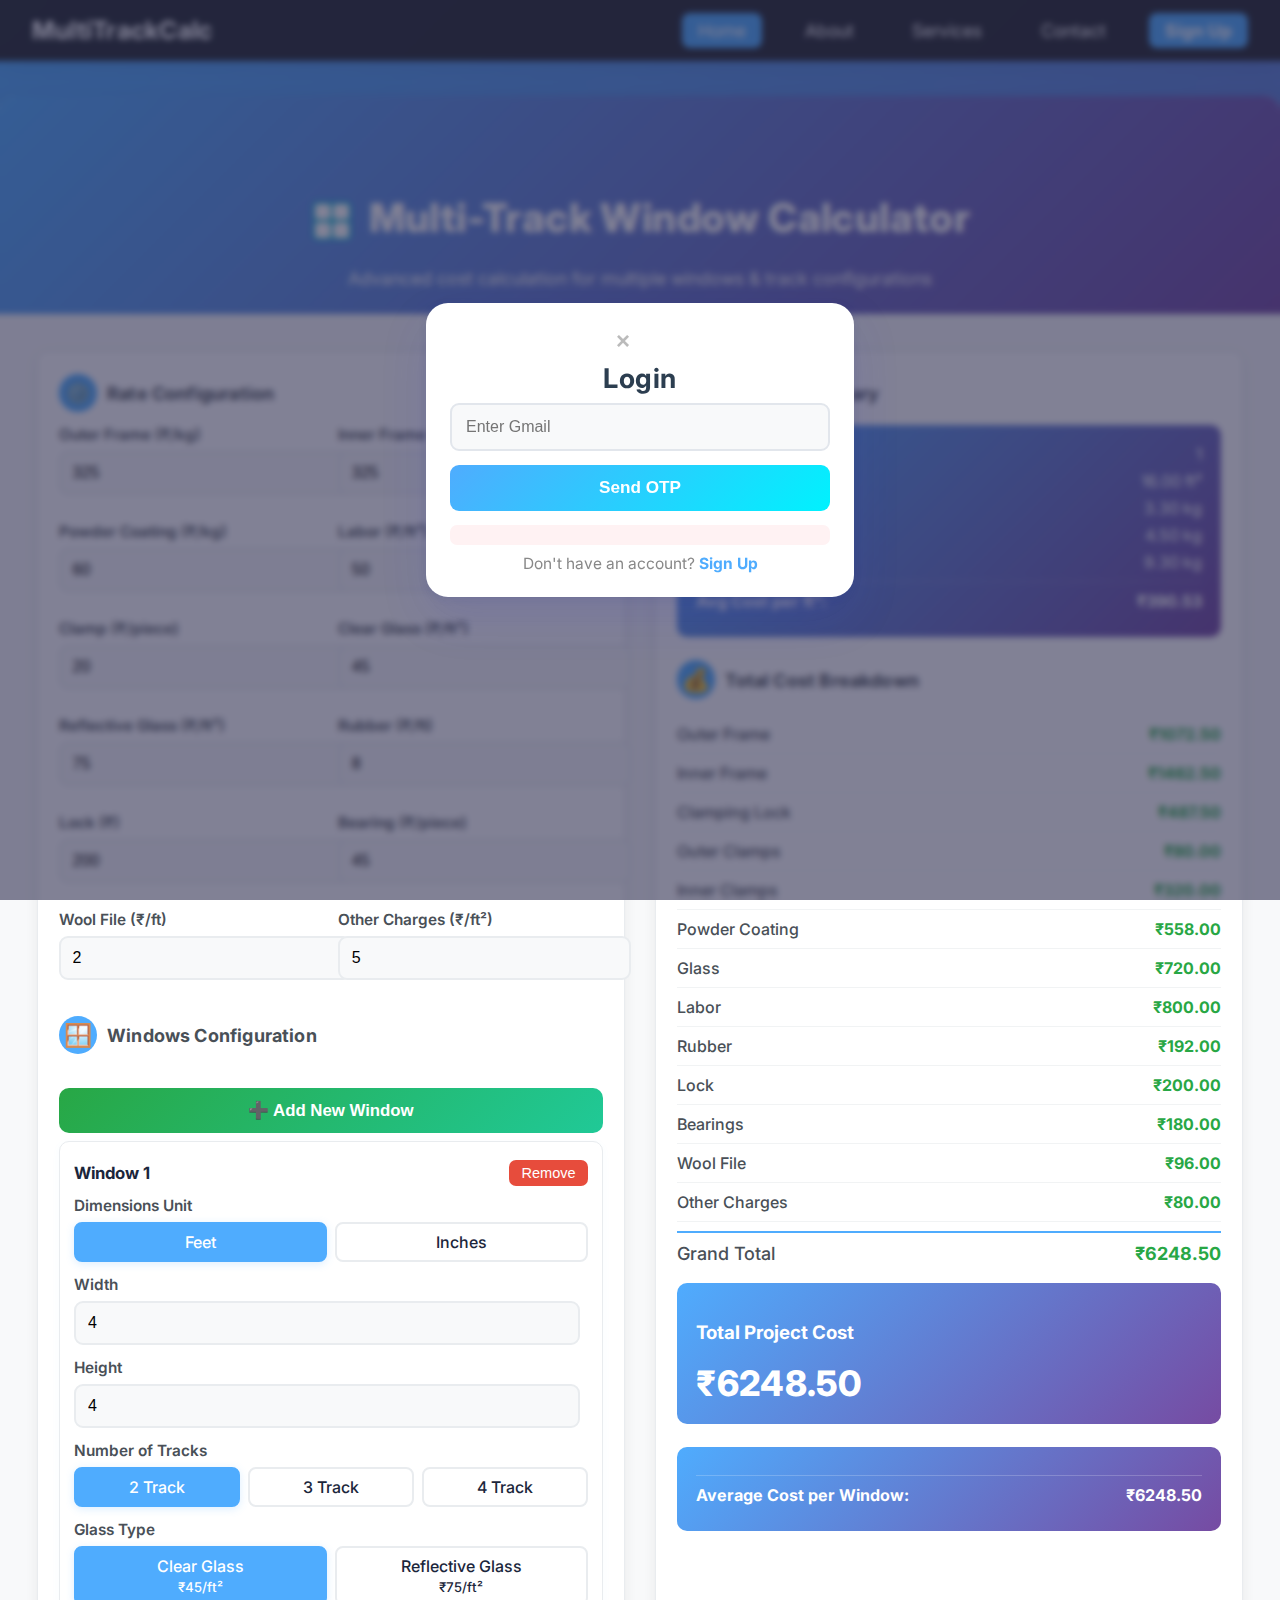
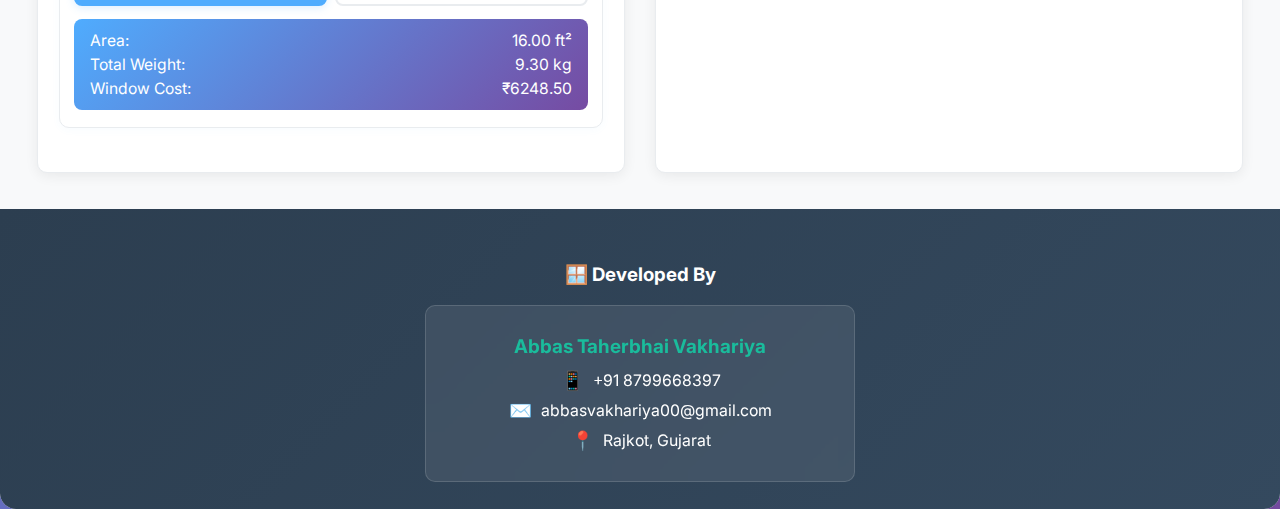
<file: index.html>
<!DOCTYPE html>
<html lang="en">
<head>
  <meta charset="UTF-8" />
  <meta name="viewport" content="width=device-width, initial-scale=1.0"/>
  <title>Multi-Track Window Cost Calculator</title>
  <link href="https://fonts.googleapis.com/css2?family=Inter:wght@400;600;700&display=swap" rel="stylesheet"/>
  <style>
    :root {
      --primary: #4facfe;
      --primary-dark: #0074e4;
      --secondary: #764ba2;
      --green: #28a745;
      --red: #e74c3c;
      --white: #fff;
      --grey: #f8f9fa;
      --border: #e9ecef;
      --shadow: 0 4px 24px #0001;
      --radius: 16px;
      --radius-s: 10px;
      --font-main: 'Inter', 'Segoe UI', Tahoma, Geneva, Verdana, sans-serif;
    }

    html, body {
      margin: 0; padding: 0; min-height: 100vh;
      font-family: var(--font-main);
      background: linear-gradient(135deg, var(--primary) 0%, var(--secondary) 100%);
      color: #1b263b;
    }

    .navbar {
      background: #222e;
      color: var(--white);
      display: flex;
      align-items: center;
      justify-content: space-between;
      padding: 0.8rem 2rem;
      position: sticky; top: 0; z-index: 100;
      box-shadow: var(--shadow);
      font-size: 1.1rem;
    }
    .navbar .brand {
      font-weight: 700;
      font-size: 1.55rem;
      letter-spacing: 0.01em;
      color: var(--white);
      text-decoration: none;
      transition: color 0.2s;
    }
    .navbar .brand:hover { color: var(--primary); }
    .navbar .nav {
      display: flex; gap: 1.7rem;
    }
    .navbar .nav a {
      color: var(--white);
      text-decoration: none;
      border-radius: 8px;
      padding: 0.4em 0.9em;
      transition: background 0.18s;
    }
    .navbar .nav a:hover, .navbar .nav a.active {
      background: var(--primary);
      color: var(--white);
    }
    .navbar .toggle {
      display: none;
      font-size: 2rem;
      cursor: pointer;
      margin-left: 1rem;
    }
    @media (max-width: 800px) {
      .navbar { padding: 0.7rem 1rem; }
      .navbar .nav { display: none; flex-direction: column; gap: 0; position: absolute; left: 0; right: 0; top: 60px; background: #222e; }
      .navbar .nav.open { display: flex; }
      .navbar .toggle { display: block; }
    }

    .container {
      max-width: 1380px; margin: 2.2rem auto 0 auto; background: var(--white);
      border-radius: var(--radius); box-shadow: var(--shadow);
      padding: 0; overflow: hidden;
    }

    .header {
      background: linear-gradient(135deg, var(--primary) 0%, var(--secondary) 100%);
      color: var(--white); text-align: center; padding: 2.3rem 1rem 1.6rem 1rem;
      position: relative;
    }
    .header .user-bar {
      position: absolute; top: 20px; right: 32px;
      background: rgba(255,255,255,0.37); color: #222;
      border-radius: 38px; box-shadow: var(--shadow);
      display: flex; align-items: center; gap: 14px; padding: 8px 18px 8px 11px;
      min-width: 160px;
    }
    .header .user-avatar {
      width: 36px; height: 36px; border-radius: 50%;
      background: var(--primary); color: var(--white);
      display: flex; align-items: center; justify-content: center;
      font-weight: 700; font-size: 1.12rem; box-shadow: 0 2px 10px #0002;
    }
    .header .user-details {
      display: flex; flex-direction: column; align-items: flex-start;
    }
    .header .user-name { font-weight: 600; font-size: 1rem; }
    .header .user-email { font-size: 0.93rem; opacity: 0.76; }
    .header .logout-btn {
      background: linear-gradient(135deg, var(--red) 0%, #ff5a5f 100%);
      color: var(--white); border: none; border-radius: 12px;
      font-size: 0.99rem; font-weight: 600; padding: 8px 18px;
      margin-left: 8px; cursor: pointer; transition: background 0.16s;
    }
    .header .logout-btn:hover {
      background: linear-gradient(135deg, #ff5a5f 0%, var(--red) 100%);
    }

    .header .logo-row {
      display: flex; gap: 15px; align-items: center; justify-content: center; margin-top: 60px;
    }
    .header h1 {
      font-size: 2.5rem; font-weight: 800; letter-spacing: 0.01em; margin: 0 0 8px 0;
    }
    .header p {
      font-size: 1.12rem; opacity: 0.92; margin-bottom: 0;
    }

    .main-content {
      display: grid; grid-template-columns: 1fr 1fr;
      gap: 1.9rem; padding: 2.3rem;
      background: var(--grey);
    }
    @media (max-width: 1100px) {
      .main-content { grid-template-columns: 1fr; }
    }
    @media (max-width: 600px) {
      .main-content { padding: 0.75rem; }
      .header .logo-row { flex-direction: column; margin-top: 30px; }
      .header h1 { font-size: 1.3rem; }
      .header { padding: 1.2rem 0.4rem 1rem 0.4rem; }
    }

    .input-section, .results-section {
      background: var(--white); border-radius: var(--radius-s);
      border: 1.5px solid var(--border); padding: 1.35rem 1.3rem 1.6rem 1.3rem;
      box-shadow: 0 3px 13px #0001;
      min-width: 0;
    }
    .section-title {
      font-weight: 700; color: #495057; font-size: 1.13rem;
      margin-bottom: 13px; display: flex; align-items: center; gap: 10px;
      letter-spacing: 0.01em;
    }
    .section-title .icon {
      font-size: 1.25em; display: inline-flex; align-items: center;
      justify-content: center; width: 1.7em; height: 1.7em;
      background: var(--primary); color: var(--white);
      border-radius: 50%;
    }

    .rates-grid {
      display: grid; grid-template-columns: 1fr 1fr;
      gap: 14px;
    }
    @media (max-width:600px) { .rates-grid { grid-template-columns: 1fr; } }

    .input-group { margin-bottom: 13px; }
    .input-group label {
      font-weight: 600; color: #495057; margin-bottom: 7px;
      font-size: 0.96rem; display: block;
    }
    .input-group input {
      width: 100%; padding: 11px 12px;
      border: 2px solid var(--border); border-radius: 9px;
      font-size: 1rem; background: var(--grey);
      transition: border-color 0.24s, box-shadow 0.24s;
    }
    .input-group input:focus {
      border-color: var(--primary); box-shadow: 0 0 0 2.5px #4facfe22;
      background: var(--white);
    }
    .dimension-input {
      display: flex; gap: 8px; align-items: center;
    }
    .conversion-info {
      font-size: 0.83rem; color: #6c757d; margin-top: 4px;
    }
    .unit-toggle, .track-selector, .glass-toggle {
      display: flex; gap: 8px; margin-top: 6px;
    }
    .unit-option, .track-option, .glass-option {
      flex: 1; padding: 8px 0; border-radius: 8px;
      border: 2px solid var(--border); background: var(--white);
      text-align: center; font-weight: 500; cursor: pointer;
      transition: background 0.19s, border-color 0.16s, color 0.16s;
    }
    .unit-option.active, .track-option.active, .glass-option.active {
      background: var(--primary); color: var(--white); border-color: var(--primary);
      box-shadow: 0 2px 8px #4facfe33;
    }
    .add-window-btn {
      padding: 12px; background: linear-gradient(135deg, var(--green) 0%, #20c997 100%);
      color: var(--white); border: none; border-radius: 10px;
      font-size: 1.05rem; font-weight: 700; cursor: pointer;
      width: 100%; transition: box-shadow 0.18s, transform 0.16s;
      margin: 1.3rem 0 0.5rem 0;
    }
    .add-window-btn:hover {
      transform: translateY(-2px) scale(1.03);
      box-shadow: 0 4px 17px #20c99733;
    }
    .window-item {
      background: var(--white); border: 1.7px solid var(--border);
      border-radius: var(--radius-s); margin-bottom: 1.1rem; padding: 1.1rem 0.9rem;
      box-shadow: 0 2px 8px #4facfe0a;
      animation: fadeIn 0.4s;
    }
    @keyframes fadeIn { from { opacity: 0; transform: translateY(30px);} to { opacity: 1; transform: none; }}
    .window-header {
      display: flex; justify-content: space-between; align-items: center; margin-bottom: 10px;
    }
    .window-title { font-weight: 700; font-size: 1.05rem; }
    .remove-window {
      background: var(--red); color: var(--white); border: none;
      border-radius: 7px; font-size: 0.91rem; padding: 5px 12px; cursor: pointer;
      transition: background 0.18s, transform 0.14s;
    }
    .remove-window:hover { background: #d22; transform: scale(1.06);}
    .weight-summary {
      background: linear-gradient(135deg, var(--primary) 0%, var(--secondary) 100%);
      color: var(--white); padding: 12px 16px; border-radius: 8px; margin-top: 0.6rem;
    }
    .weight-summary .summary-item {
      display: flex; justify-content: space-between; font-size: 0.98rem; margin-bottom: 5px;
    }
    .weight-summary .summary-item:last-child { margin-bottom: 0; }

    .results-section .analytics-summary, .results-section .total-cost {
      background: linear-gradient(135deg, var(--primary) 0%, var(--secondary) 100%);
      color: var(--white); border-radius: 10px; margin-bottom: 23px; padding: 1.2rem;
    }
    .results-section .summary-item {
      display: flex; justify-content: space-between; margin-bottom: 7px;
      font-size: 1.01rem;
    }
    .results-section .summary-item:last-child {
      border-top: 1px solid rgba(255,255,255,0.2); padding-top: 9px; margin-top: 9px;
      font-weight: bold;
    }
    .cost-breakdown {
      margin-top: 16px; margin-bottom: 10px;
    }
    .cost-item {
      display: flex; justify-content: space-between; align-items: center;
      padding: 9px 0; border-bottom: 1px solid #f1f3f4;
    }
    .cost-item:last-child {
      border-bottom: none; border-top: 2px solid var(--primary);
      margin-top: 9px; font-weight: bold; font-size: 1.13rem; color: var(--primary);
    }
    .cost-label { font-weight: 500; color: #495057; }
    .cost-value { font-weight: 700; color: var(--green);}
    .total-cost .amount {
      font-size: 2.2rem; font-weight: 800; margin: 0.5rem 0 0 0;
      letter-spacing: 0.01em;
    }

    .developer-footer {
      background: linear-gradient(135deg, #2c3e50 0%, #34495e 100%);
      color: var(--white); padding: 2.2rem 1rem 1.7rem 1rem; text-align: center;
      margin-top: 0;
    }
    .developer-card {
      background: rgba(255,255,255,0.08); padding: 1.8rem; border-radius: var(--radius-s);
      border: 1px solid rgba(255,255,255,0.14); max-width: 370px; margin: 0 auto;
      backdrop-filter: blur(7px);
    }
    .developer-name { font-size: 1.18rem; font-weight: bold; margin-bottom: 11px; color: #1abc9c; }
    .contact-info { display: flex; flex-direction: column; gap: 7px; }
    .contact-item { display: flex; align-items: center; justify-content: center; gap: 8px; font-size: 0.99rem;}
    .contact-icon { font-size: 1.16rem; width: 25px; text-align: center;}
    @media (max-width:700px) {
      .header .user-bar { right: 2vw; min-width: 100px; }
      .main-content { padding: 0.4rem;}
    }
    /* Auth Modal */
    #authModal {
      position: fixed; z-index: 9999; top: 0; left: 0;
      width: 100vw; height: 100vh;
      background: rgba(34,34,68,0.57);
      display: none; align-items: center; justify-content: center;
      animation: fadeIn 0.4s;
      backdrop-filter: blur(3px);
    }
    #authModal.active { display: flex; }
    #authModal > div {
      background: #fff;
      border-radius: 22px;
      box-shadow: 0 20px 48px #3333cc22, 0 2px 8px #22337719;
      max-width: 380px; width: 93vw;
      padding: 36px 24px 24px 24px; position: relative;
      animation: slideUp 0.4s;
    }
    @keyframes slideUp { from { opacity: 0; transform: translateY(40px);} to { opacity: 1; transform: none;}}
    #authModal h2 {
      color: #2c3e50; font-size: 1.7rem; margin-bottom: 8px; text-align: center;
      font-weight: 700; letter-spacing: 0.5px;
    }
    #authModal input[type="email"], #authModal input[type="text"], #authModal input[type="password"] {
      width: 100%; padding: 13px 14px; font-size: 1rem; border-radius: 9px;
      border: 2px solid #e2e6ec; background: var(--grey); margin-bottom: 14px;
      transition: border-color 0.22s, box-shadow 0.22s;
      outline: none; box-sizing: border-box;
    }
    #authModal input:focus {
      border-color: var(--primary);
      box-shadow: 0 0 0 2px #4facfe22;
      background: var(--white);
    }
    #authModal button {
      width: 100%; padding: 13px 0;
      background: linear-gradient(135deg, var(--primary) 0%, #00f2fe 100%);
      color: #fff; font-weight: 700; font-size: 1.07rem;
      border: none; border-radius: 9px; margin-bottom: 7px; cursor: pointer;
      transition: box-shadow 0.18s, transform 0.16s;
    }
    #authModal button:disabled { background: #b1b5c2; cursor: not-allowed;}
    #authModal button:hover:not(:disabled) {
      box-shadow: 0 6px 18px #4facfe45;
      transform: translateY(-2px) scale(1.02);
    }
    #authModal .switch-link {
      text-align: center; margin-top: 9px; font-size: 0.97rem; color: #888;
    }
    #authModal .switch-link a {
      color: var(--primary); font-weight: bold; cursor: pointer; text-decoration: none; transition: color 0.15s;
    }
    #authModal .switch-link a:hover { color: var(--primary-dark); text-decoration: underline;}
    #authModal .msg { font-size: 1rem; min-height: 20px; text-align: center; margin: 7px 0; }
    #authModal .msg.error { color: #d22; background: #fff2f3; border-radius: 7px;}
    #authModal .msg.success { color: #1a9f55; background: #effff6; border-radius: 7px;}
    #authModal .close-modal-btn {
      position: absolute; top: 11px; right: 17px; background: transparent;
      border: none; font-size: 1.5rem; color: #bbb; cursor: pointer; transition: color 0.17s;
    }
    #authModal .close-modal-btn:hover { color: var(--primary);}
    @media (max-width: 500px) { #authModal > div { padding: 18px 4vw 16px 4vw;} #authModal h2 { font-size: 1.12rem;} }
  </style>
</head>
<body>
  <!-- Navbar -->
  <nav class="navbar">
    <a href="#" class="brand">MultiTrackCalc</a>
    <div class="nav" id="navbar-menu">
      <a href="#home" class="active">Home</a>
      <a href="#about">About</a>
      <a href="#services">Services</a>
      <a href="#contact">Contact</a>
      <a id="signupNavBtn" href="#" onclick="showAuth('signup')" style="background: var(--primary); color: var(--white); font-weight: 700;">Sign Up</a>
    </div>
    <span class="toggle" id="navbar-toggle">&#9776;</span>
  </nav>
  <!-- Auth Modal -->
  <div id="authModal">
    <div>
      <button class="close-modal-btn" onclick="closeAuthModal()" aria-label="Close">&times;</button>
      <div id="loginForm">
        <h2>Login</h2>
        <input type="email" id="loginEmail" placeholder="Enter Gmail" autocomplete="username" />
        <button onclick="sendOtp('login')">Send OTP</button>
        <div id="loginMsg" class="msg error"></div>
        <div class="switch-link">Don't have an account? <a href="#" onclick="showAuth('signup')">Sign Up</a></div>
      </div>
      <div id="signupForm" style="display:none">
        <h2>Sign Up</h2>
        <input type="email" id="signupEmail" placeholder="Enter Gmail" autocomplete="username" />
        <input type="text" id="signupName" placeholder="Your Name" autocomplete="name" />
        <button onclick="sendOtp('signup')">Send OTP</button>
        <div id="signupMsg" class="msg error"></div>
        <div class="switch-link">Already have an account? <a href="#" onclick="showAuth('login')">Login</a></div>
      </div>
      <div id="otpForm" style="display:none">
        <h2>Email Verification</h2>
        <div id="otpMessage" class="msg"></div>
        <input type="text" id="otpInput" maxlength="6" placeholder="Enter 6-digit OTP" autocomplete="one-time-code" />
        <button onclick="verifyOtp()">Verify</button>
        <div id="otpMsg" class="msg error"></div>
        <div class="switch-link"><a href="#" onclick="resendOtp()" class="resend-otp-link">Resend OTP</a></div>
        <div class="switch-link"><a href="#" onclick="showAuth('login')">← Back to Login</a></div>
      </div>
    </div>
  </div>

  <div class="container">
    <div class="header">
      <div class="user-bar" id="userInfo" style="display:none">
        <div class="user-avatar" id="userAvatar"></div>
        <div class="user-details">
          <span class="user-name" id="userDisplayName"></span>
          <span class="user-email" id="userLogin"></span>
        </div>
        <button class="logout-btn" onclick="logout()">Logout</button>
      </div>
      <div class="logo-row">
        <svg width="44" height="44" fill="none" viewBox="0 0 48 48">
          <rect width="20" height="20" x="4" y="4" fill="#fff" stroke="#0ac" stroke-width="2.5" rx="4"/>
          <rect width="20" height="20" x="24" y="4" fill="#fff" stroke="#0ac" stroke-width="2.5" rx="4"/>
          <rect width="20" height="20" x="4" y="24" fill="#fff" stroke="#0ac" stroke-width="2.5" rx="4"/>
          <rect width="20" height="20" x="24" y="24" fill="#fff" stroke="#0ac" stroke-width="2.5" rx="4"/>
        </svg>
        <h1>Multi-Track Window Calculator</h1>
      </div>
      <p>Advanced cost calculation for multiple windows & track configurations</p>
    </div>
    <div class="main-content">
      <div class="input-section">
        <div class="section-title">
          <span class="icon">⚙️</span>
          Rate Configuration
        </div>
        <div class="rates-grid">
          <div class="input-group">
            <label for="outerFrameRate">Outer Frame (₹/kg)</label>
            <input type="number" id="outerFrameRate" value="325" min="0" step="0.01">
          </div>
          <div class="input-group">
            <label for="innerFrameRate">Inner Frame (₹/kg)</label>
            <input type="number" id="innerFrameRate" value="325" min="0" step="0.01">
          </div>
          <div class="input-group">
            <label for="powderCoatingRate">Powder Coating (₹/kg)</label>
            <input type="number" id="powderCoatingRate" value="60" min="0" step="0.01">
          </div>
          <div class="input-group">
            <label for="laborRate">Labor (₹/ft²)</label>
            <input type="number" id="laborRate" value="50" min="0" step="0.01">
          </div>
          <div class="input-group">
            <label for="clampPrice">Clamp (₹/piece)</label>
            <input type="number" id="clampPrice" value="20" min="0" step="0.01">
          </div>
          <div class="input-group">
            <label for="clearGlassRate">Clear Glass (₹/ft²)</label>
            <input type="number" id="clearGlassRate" value="45" min="0" step="0.01">
          </div>
          <div class="input-group">
            <label for="reflectiveGlassRate">Reflective Glass (₹/ft²)</label>
            <input type="number" id="reflectiveGlassRate" value="75" min="0" step="0.01">
          </div>
          <div class="input-group">
            <label for="rubberRate">Rubber (₹/ft)</label>
            <input type="number" id="rubberRate" value="8" min="0" step="0.01">
          </div>
          <div class="input-group">
            <label for="lockPrice">Lock (₹)</label>
            <input type="number" id="lockPrice" value="200" min="0" step="0.01">
          </div>
          <div class="input-group">
            <label for="bearingPrice">Bearing (₹/piece)</label>
            <input type="number" id="bearingPrice" value="45" min="0" step="0.01">
          </div>
          <div class="input-group">
            <label for="woolFileRate">Wool File (₹/ft)</label>
            <input type="number" id="woolFileRate" value="2" min="0" step="0.01">
          </div>
          <div class="input-group">
            <label for="otherChargesRate">Other Charges (₹/ft²)</label>
            <input type="number" id="otherChargesRate" value="5" min="0" step="0.01">
          </div>
        </div>
        <div class="section-title" style="margin-top: 23px;">
          <span class="icon">🪟</span>
          Windows Configuration
        </div>
        <button class="add-window-btn" onclick="addWindow()">➕ Add New Window</button>
        <div id="windowsContainer"></div>
      </div>
      <div class="results-section">
        <div class="section-title">
          <span class="icon">📊</span>
          Project Summary
        </div>
        <div class="analytics-summary">
          <div class="summary-item"><span>Total Windows:</span> <span id="totalWindows">0</span></div>
          <div class="summary-item"><span>Total Area:</span> <span id="totalArea">0.00 ft²</span></div>
          <div class="summary-item"><span>Outer Frame Weight:</span> <span id="outerFrameWeight">0.00 kg</span></div>
          <div class="summary-item"><span>Inner Frame Weight:</span> <span id="innerFrameWeight">0.00 kg</span></div>
          <div class="summary-item"><span>Total Weight:</span> <span id="totalWeight">0.00 kg</span></div>
          <div class="summary-item"><span>Avg Cost per ft²:</span> <span id="avgCostPerSqFt">₹0.00</span></div>
        </div>
        <div class="section-title">
          <span class="icon">💰</span>
          Total Cost Breakdown
        </div>
        <div class="cost-breakdown" id="totalCostBreakdown"></div>
        <div class="total-cost">
          <h3>Total Project Cost</h3>
          <div class="amount" id="grandTotal">₹0.00</div>
        </div>
        <div class="analytics-summary" style="margin-top: 0.7rem;">
          <div class="summary-item">
            <span>Average Cost per Window:</span>
            <span id="avgCostPerWindow">₹0.00</span>
          </div>
        </div>
      </div>
    </div>
    <div class="developer-footer">
      <div class="developer-info">
        <h3>🪟 Developed By</h3>
        <div class="developer-card">
          <div class="developer-name">Abbas Taherbhai Vakhariya</div>
          <div class="contact-info">
            <div class="contact-item"><span class="contact-icon">📱</span> <span>+91 8799668397</span></div>
            <div class="contact-item"><span class="contact-icon">✉️</span> <span>abbasvakhariya00@gmail.com</span></div>
            <div class="contact-item"><span class="contact-icon">📍</span> <span>Rajkot, Gujarat</span></div>
          </div>
        </div>
      </div>
    </div>
  </div>
  <script>
    // NAVBAR toggle
    const navbarToggle = document.getElementById('navbar-toggle');
    const navbarMenu = document.getElementById('navbar-menu');
    navbarToggle.onclick = function () {
      navbarMenu.classList.toggle('open');
    };
    document.querySelectorAll('.navbar .nav a').forEach(link => {
      link.onclick = () => navbarMenu.classList.remove('open');
    });

    // ==== LOGIN / SIGNUP / OTP LOGIC ====
    let authEmail = '', authType = '';
    function showAuth(type) {
      document.getElementById('authModal').classList.add('active');
      document.getElementById('loginForm').style.display = type === 'login' ? 'block' : 'none';
      document.getElementById('signupForm').style.display = type === 'signup' ? 'block' : 'none';
      document.getElementById('otpForm').style.display = 'none';
      document.getElementById('loginMsg').textContent = '';
      document.getElementById('signupMsg').textContent = '';
      document.getElementById('otpMsg').textContent = '';
    }
    function closeAuthModal() {
      document.getElementById('authModal').classList.remove('active');
    }
    function isValidGmail(email) {
      return /^[a-zA-Z0-9._%+-]+@gmail\.com$/.test(email);
    }
    function sendOtp(type) {
      let email, name;
      if (type === 'login') {
        email = document.getElementById('loginEmail').value.trim();
        if (!isValidGmail(email)) {
          document.getElementById('loginMsg').textContent = 'Please enter a valid Gmail address.';
          return;
        }
      } else {
        email = document.getElementById('signupEmail').value.trim();
        name = document.getElementById('signupName').value.trim();
        if (!isValidGmail(email)) {
          document.getElementById('signupMsg').textContent = 'Please enter a valid Gmail address.';
          return;
        }
        if (!name) {
          document.getElementById('signupMsg').textContent = 'Please enter your name.';
          return;
        }
      }
      authEmail = email; authType = type;
      document.getElementById('loginForm').style.display = 'none';
      document.getElementById('signupForm').style.display = 'none';
      document.getElementById('otpForm').style.display = 'block';
      document.getElementById('otpMessage').textContent = 'Sending OTP...';
      setTimeout(() => {
        document.getElementById('otpMessage').textContent = `A 6-digit OTP has been sent to ${authEmail}.`;
        document.getElementById('otpInput').value = '';
        document.getElementById('otpMsg').textContent = '';
      }, 700);
    }
    function resendOtp() {
      document.getElementById('otpMessage').textContent = 'Resending OTP...';
      setTimeout(() => {
        document.getElementById('otpMessage').textContent = `A new OTP has been sent to ${authEmail}.`;
      }, 600);
    }
    function verifyOtp() {
      const otp = document.getElementById('otpInput').value.trim();
      document.getElementById('otpMsg').textContent = '';
      if (!otp.match(/^\d{6}$/)) {
        document.getElementById('otpMsg').textContent = 'Please enter a valid 6-digit OTP.';
        return;
      }
      document.getElementById('otpMsg').textContent = 'Verifying...';
      setTimeout(() => {
        document.getElementById('authModal').classList.remove('active');
        localStorage.setItem('windowcalc_user', JSON.stringify({
          email: authEmail,
          name: authType === 'signup'
            ? document.getElementById('signupName').value.trim()
            : authEmail.split('@')[0]
        }));
        showUserInfo();
      }, 900);
    }
    function showUserInfo() {
      const user = JSON.parse(localStorage.getItem('windowcalc_user'));
      const bar = document.getElementById('userInfo');
      bar.style.display = 'flex';
      document.getElementById('userAvatar').textContent = user.name
        ? user.name[0].toUpperCase()
        : (user.email || 'U')[0].toUpperCase();
      document.getElementById('userDisplayName').textContent = user.name || user.email.split('@')[0];
      document.getElementById('userLogin').textContent = user.email;
    }
    function logout() {
      localStorage.removeItem('windowcalc_user');
      document.getElementById('userInfo').style.display = 'none';
      showAuth('login');
    }
    window.addEventListener('DOMContentLoaded', function () {
      if (!localStorage.getItem('windowcalc_user')) showAuth('login');
      else showUserInfo();
    });
    // WINDOW CALCULATOR LOGIC
    let windowCounter = 0;
    let windows = {};
    const rates = {
      outerFrameWeight: 206.25,
      innerFrameWeight: 187.5,
      clampingLockWeight: 187.5,
    };
    function convertToFeet(value, unit) { return unit === 'inches' ? value / 12 : value; }
    function addWindow() {
      windowCounter++;
      const windowId = `window_${windowCounter}`;
      const windowHtml = `
        <div class="window-item" id="${windowId}">
          <div class="window-header">
            <div class="window-title">Window ${windowCounter}</div>
            <button class="remove-window" onclick="removeWindow('${windowId}')">Remove</button>
          </div>
          <div class="input-group">
            <label>Dimensions Unit</label>
            <div class="unit-toggle">
              <div class="unit-option active" data-unit="feet" onclick="switchUnit('${windowId}', 'feet')">Feet</div>
              <div class="unit-option" data-unit="inches" onclick="switchUnit('${windowId}', 'inches')">Inches</div>
            </div>
          </div>
          <div class="input-group">
            <label>Width</label>
            <div class="dimension-input">
              <input type="number" class="width-input" value="4" min="0.1" step="0.1" onchange="updateWindow('${windowId}')">
              <div class="conversion-info" id="${windowId}_width_conversion"></div>
            </div>
          </div>
          <div class="input-group">
            <label>Height</label>
            <div class="dimension-input">
              <input type="number" class="height-input" value="4" min="0.1" step="0.1" onchange="updateWindow('${windowId}')">
              <div class="conversion-info" id="${windowId}_height_conversion"></div>
            </div>
          </div>
          <div class="input-group">
            <label>Number of Tracks</label>
            <div class="track-selector">
              <div class="track-option active" data-tracks="2" onclick="setTracks('${windowId}', 2)">2 Track</div>
              <div class="track-option" data-tracks="3" onclick="setTracks('${windowId}', 3)">3 Track</div>
              <div class="track-option" data-tracks="4" onclick="setTracks('${windowId}', 4)">4 Track</div>
            </div>
          </div>
          <div class="input-group">
            <label>Glass Type</label>
            <div class="glass-toggle">
              <div class="glass-option active" data-type="clear" onclick="setGlassType('${windowId}', 'clear')">
                Clear Glass<br><small>₹45/ft²</small>
              </div>
              <div class="glass-option" data-type="reflective" onclick="setGlassType('${windowId}', 'reflective')">
                Reflective Glass<br><small>₹75/ft²</small>
              </div>
            </div>
          </div>
          <div class="weight-summary">
            <div class="summary-item">
              <span>Area:</span>
              <span class="window-area">16.00 ft²</span>
            </div>
            <div class="summary-item">
              <span>Total Weight:</span>
              <span class="window-weight">8.60 kg</span>
            </div>
            <div class="summary-item">
              <span>Window Cost:</span>
              <span class="window-cost">₹5,853.72</span>
            </div>
          </div>
        </div>
      `;
      document.getElementById('windowsContainer').insertAdjacentHTML('beforeend', windowHtml);
      windows[windowId] = { width: 4, height: 4, unit: 'feet', tracks: 2, glassType: 'clear' };
      updateWindow(windowId);
      updateTotalSummary();
    }
    function removeWindow(windowId) {
      document.getElementById(windowId).remove();
      delete windows[windowId];
      updateTotalSummary();
    }
    function switchUnit(windowId, unit) {
      const window = document.getElementById(windowId);
      window.querySelectorAll('.unit-option').forEach(opt => {
        opt.classList.toggle('active', opt.dataset.unit === unit);
      });
      windows[windowId].unit = unit;
      updateWindow(windowId);
    }
    function setTracks(windowId, tracks) {
      const window = document.getElementById(windowId);
      window.querySelectorAll('.track-option').forEach(opt => {
        opt.classList.toggle('active', parseInt(opt.dataset.tracks) === tracks);
      });
      windows[windowId].tracks = tracks;
      updateWindow(windowId);
    }
    function setGlassType(windowId, glassType) {
      const window = document.getElementById(windowId);
      window.querySelectorAll('.glass-option').forEach(opt => {
        opt.classList.toggle('active', opt.dataset.type === glassType);
      });
      windows[windowId].glassType = glassType;
      updateWindow(windowId);
    }
    function updateWindow(windowId) {
      const windowElement = document.getElementById(windowId);
      const widthInput = windowElement.querySelector('.width-input');
      const heightInput = windowElement.querySelector('.height-input');
      const widthValue = parseFloat(widthInput.value) || 4;
      const heightValue = parseFloat(heightInput.value) || 4;
      windows[windowId].width = widthValue;
      windows[windowId].height = heightValue;
      const widthFt = convertToFeet(widthValue, windows[windowId].unit);
      const heightFt = convertToFeet(heightValue, windows[windowId].unit);
      document.getElementById(`${windowId}_width_conversion`).textContent =
        windows[windowId].unit === 'inches' ? `= ${widthFt.toFixed(2)} ft` : '';
      document.getElementById(`${windowId}_height_conversion`).textContent =
        windows[windowId].unit === 'inches' ? `= ${heightFt.toFixed(2)} ft` : '';
      const windowData = calculateWindowCost(widthFt, heightFt, windows[windowId].tracks, windows[windowId].glassType);
      windowElement.querySelector('.window-area').textContent = `${windowData.area.toFixed(2)} ft²`;
      windowElement.querySelector('.window-weight').textContent = `${windowData.totalWeight.toFixed(2)} kg`;
      windowElement.querySelector('.window-cost').textContent = `₹${windowData.totalCost.toFixed(2)}`;
      updateTotalSummary();
    }
    function calculateWindowCost(width, height, tracks, glassType) {
      const area = width * height;
      const outerFrameRate = parseFloat(document.getElementById('outerFrameRate').value) || 325;
      const innerFrameRate = parseFloat(document.getElementById('innerFrameRate').value) || 325;
      const powderCoatingRate = parseFloat(document.getElementById('powderCoatingRate').value) || 60;
      const laborRate = parseFloat(document.getElementById('laborRate').value) || 50;
      const clampPrice = parseFloat(document.getElementById('clampPrice').value) || 20;
      const clearGlassRate = parseFloat(document.getElementById('clearGlassRate').value) || 45;
      const reflectiveGlassRate = parseFloat(document.getElementById('reflectiveGlassRate').value) || 75;
      const rubberRate = parseFloat(document.getElementById('rubberRate').value) || 8;
      const lockPrice = parseFloat(document.getElementById('lockPrice').value) || 200;
      const bearingPrice = parseFloat(document.getElementById('bearingPrice').value) || 45;
      const woolFileRate = parseFloat(document.getElementById('woolFileRate').value) || 2;
      const otherChargesRate = parseFloat(document.getElementById('otherChargesRate').value) || 5;
      const outerPerimeter = 2 * (width + height);
      const outerWeight = (outerPerimeter * rates.outerFrameWeight) / 1000;
      const innerWeight = (tracks * 3 * height * rates.innerFrameWeight) / 1000;
      const clampingWeight = (height * 2 * rates.clampingLockWeight) / 1000;
      const totalWeight = outerWeight + innerWeight + clampingWeight;
      const costs = {
        outerFrame: outerWeight * outerFrameRate,
        innerFrame: innerWeight * innerFrameRate,
        clampingLock: clampingWeight * outerFrameRate,
        outerClamps: 4 * clampPrice,
        innerClamps: tracks * 4 * 2 * clampPrice,
        powderCoating: totalWeight * powderCoatingRate,
        glass: area * (glassType === 'clear' ? clearGlassRate : reflectiveGlassRate),
        labor: area * laborRate,
        rubber: (tracks * 3 * height) * rubberRate,
        lock: lockPrice,
        bearings: tracks * 2 * bearingPrice,
        woolFile: (outerPerimeter + (2 * width) + (2 * height) + (tracks * 2 * height)) * woolFileRate,
        otherCharges: area * otherChargesRate
      };
      const totalCost = Object.values(costs).reduce((sum, cost) => sum + cost, 0);
      return { area, outerWeight, innerWeight, clampingWeight, totalWeight, costs, totalCost };
    }
    function updateTotalSummary() {
      let totalWindows = 0, totalArea = 0, outerFrameWeight = 0, innerFrameWeight = 0, totalWeight = 0, grandTotal = 0;
      const aggregatedCosts = {};
      Object.keys(windows).forEach(windowId => {
        const windowData = windows[windowId];
        const widthFt = convertToFeet(windowData.width, windowData.unit);
        const heightFt = convertToFeet(windowData.height, windowData.unit);
        const calculated = calculateWindowCost(widthFt, heightFt, windowData.tracks, windowData.glassType);
        totalWindows++;
        totalArea += calculated.area;
        outerFrameWeight += calculated.outerWeight;
        innerFrameWeight += calculated.innerWeight;
        totalWeight += calculated.totalWeight;
        grandTotal += calculated.totalCost;
        Object.keys(calculated.costs).forEach(costType => {
          if (!aggregatedCosts[costType]) aggregatedCosts[costType] = 0;
          aggregatedCosts[costType] += calculated.costs[costType];
        });
      });
      document.getElementById('totalWindows').textContent = totalWindows;
      document.getElementById('totalArea').textContent = `${totalArea.toFixed(2)} ft²`;
      document.getElementById('outerFrameWeight').textContent = `${outerFrameWeight.toFixed(2)} kg`;
      document.getElementById('innerFrameWeight').textContent = `${innerFrameWeight.toFixed(2)} kg`;
      document.getElementById('totalWeight').textContent = `${totalWeight.toFixed(2)} kg`;
      document.getElementById('avgCostPerSqFt').textContent = totalArea > 0 ? `₹${(grandTotal / totalArea).toFixed(2)}` : '₹0.00';
      const breakdownContainer = document.getElementById('totalCostBreakdown');
      breakdownContainer.innerHTML = '';
      Object.keys(aggregatedCosts).forEach(costType => {
        const label = costType.replace(/([A-Z])/g, ' $1').replace(/^./, str => str.toUpperCase());
        breakdownContainer.innerHTML += `
          <div class="cost-item">
            <span class="cost-label">${label}</span>
            <span class="cost-value">₹${aggregatedCosts[costType].toFixed(2)}</span>
          </div>
        `;
      });
      breakdownContainer.innerHTML += `
        <div class="cost-item">
          <span class="cost-label">Grand Total</span>
          <span class="cost-value">₹${grandTotal.toFixed(2)}</span>
        </div>
      `;
      document.getElementById('grandTotal').textContent = `₹${grandTotal.toFixed(2)}`;
      document.getElementById('avgCostPerWindow').textContent = totalWindows > 0 ? `₹${(grandTotal / totalWindows).toFixed(2)}` : '₹0.00';
    }
    document.querySelectorAll('.rates-grid input').forEach(input => {
      input.addEventListener('input', () => {
        Object.keys(windows).forEach(windowId => updateWindow(windowId));
        updateTotalSummary();
      });
    });
    window.onload = function () { addWindow(); };
  </script>
</body>
</html>
</file>
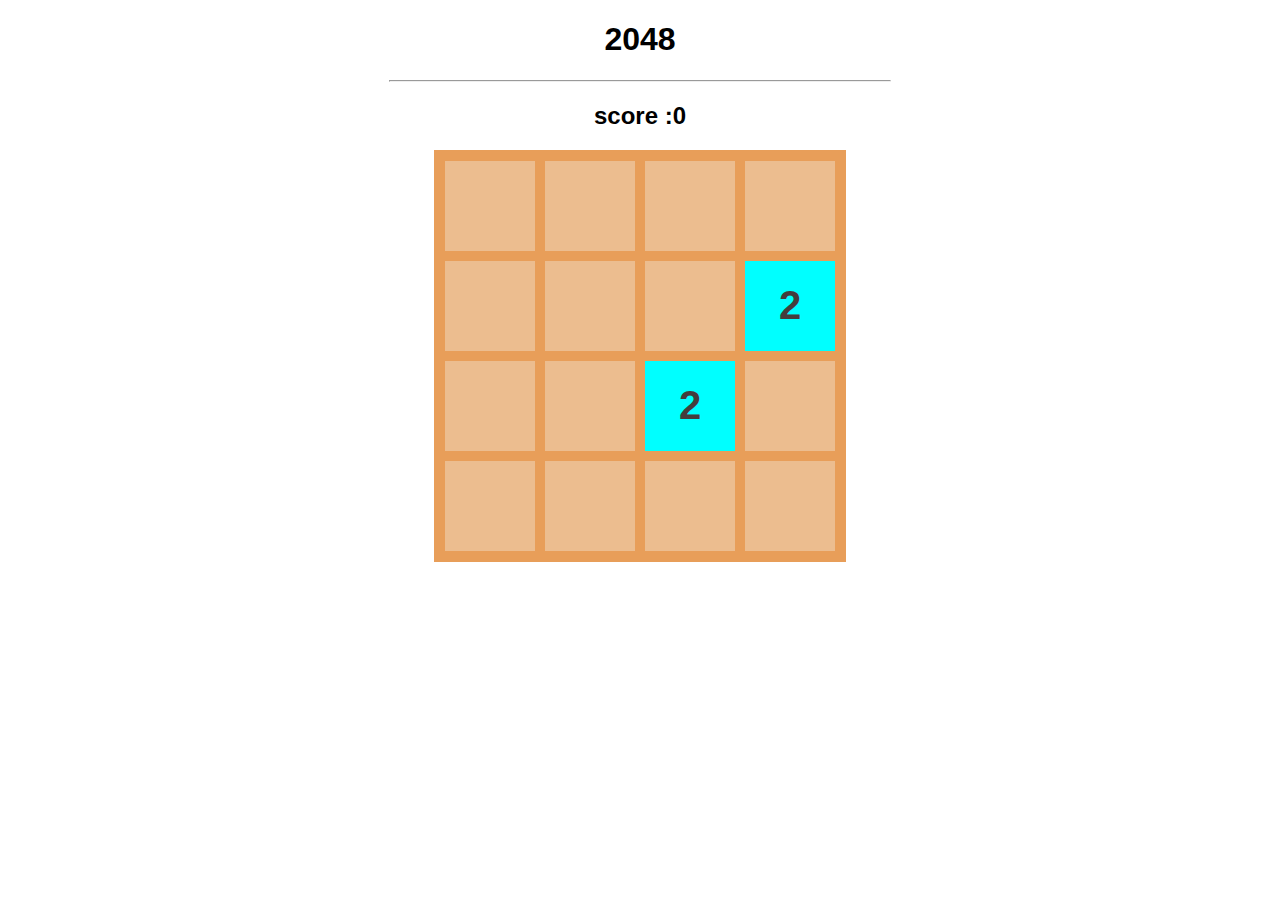
<file: 2048.html>
<!DOCTYPE html>
<html lang="en">
<head>
    <meta charset="UTF-8">
    <meta name="viewport" content="width=device-width, initial-scale=1.0">
    <title>2048P</title>
    <link rel="stylesheet" href="2048.css">
    <script src="2048.js">


    </script>
</head>
<body>
    <h1>2048</h1>
    <hr>
    <h2>score :0 <span id ="score"></span></h2>
    <div id="board">
    </div>
</body>
</html>
</file>
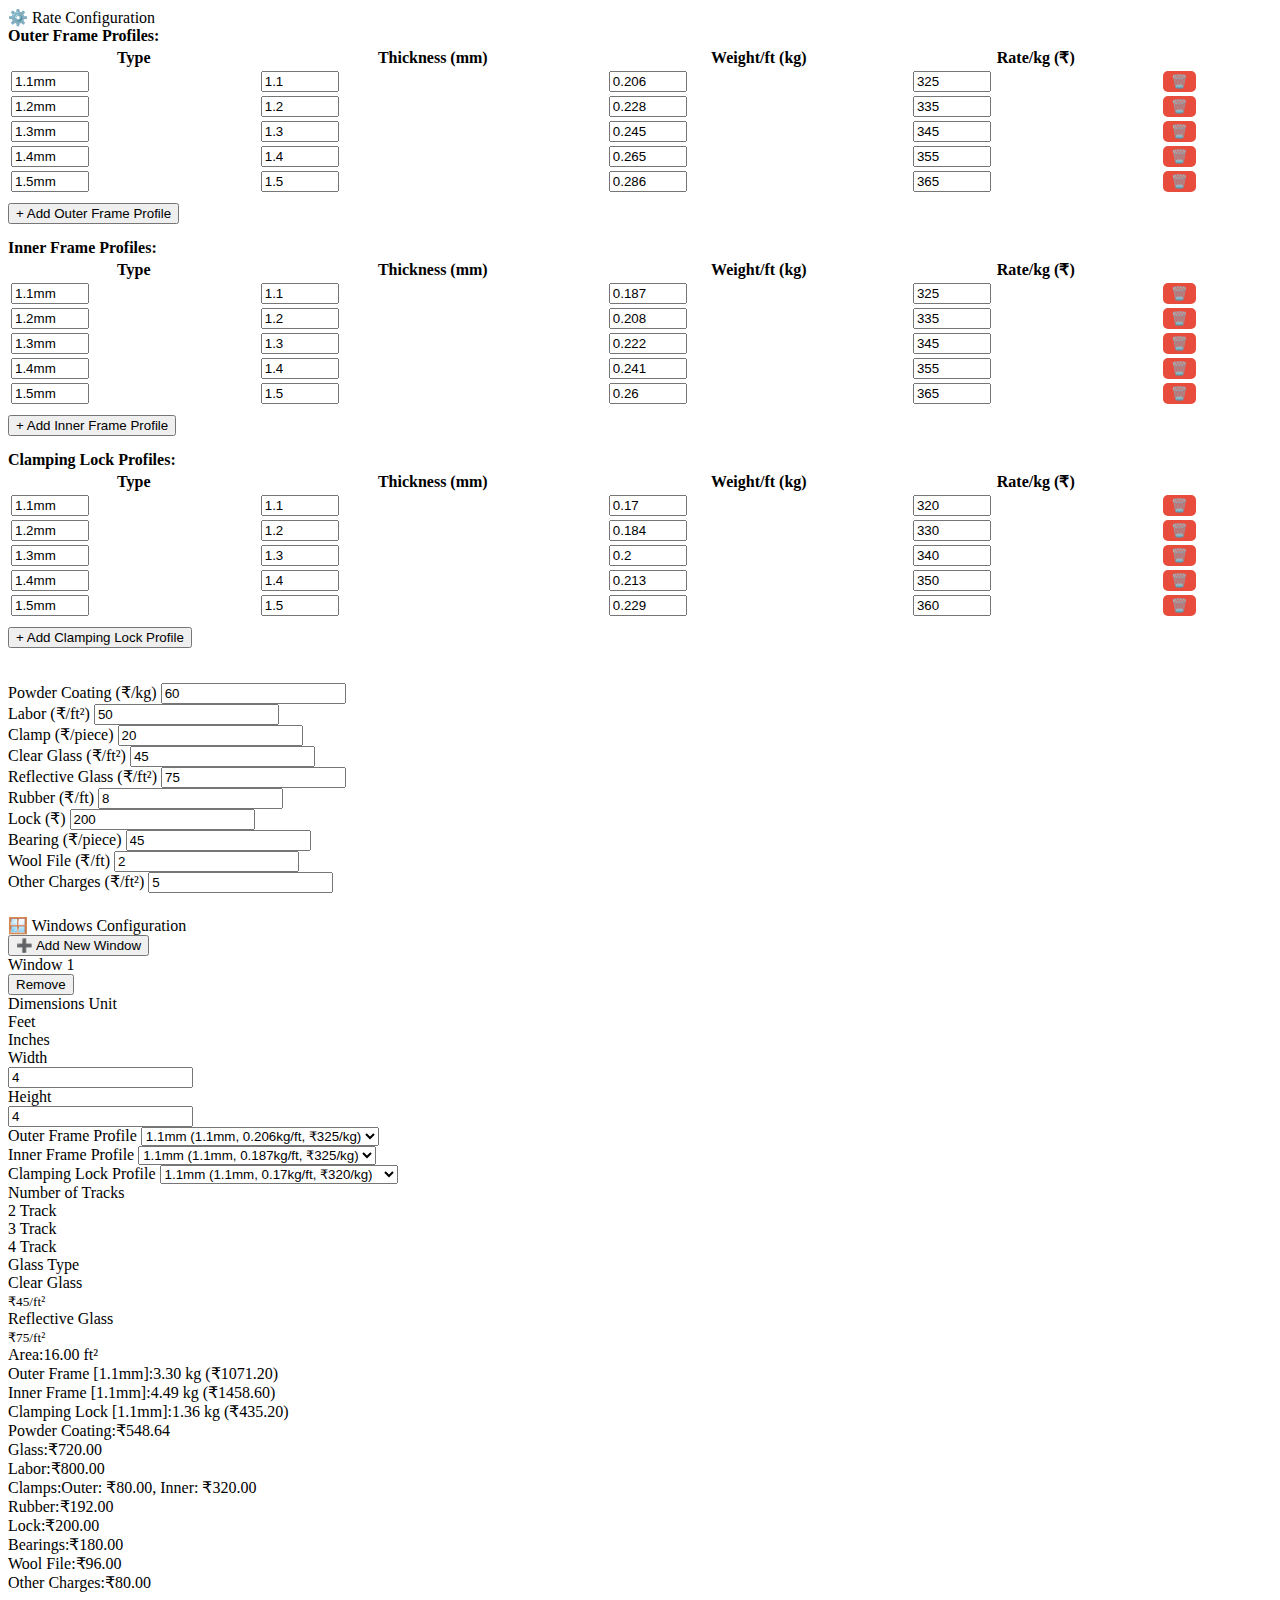
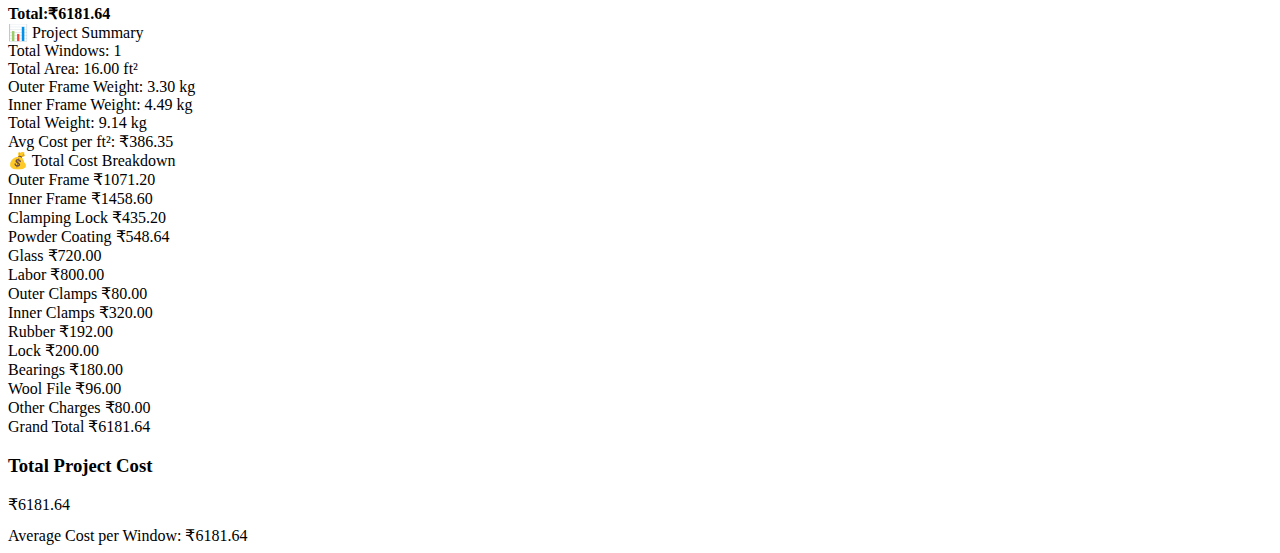
<file: new.html>
<!DOCTYPE html>
<html lang="en">
<head>
  <meta charset="UTF-8" />
  <meta name="viewport" content="width=device-width, initial-scale=1.0"/>
  <title>Multi-Track Window Cost Calculator</title>
  <link href="https://fonts.googleapis.com/css2?family=Inter:wght@400;600;700&display=swap" rel="stylesheet"/>
  <style>
    /* ... All your CSS above, unchanged ... */
    /* For brevity, keep your provided CSS */
  </style>
</head>
<body>
  <!-- ... Navbar, Auth Modal, Header, etc... unchanged ... -->

  <div class="container">
    <div class="header">
      <!-- ... unchanged ... -->
    </div>
    <div class="main-content">
      <div class="input-section">
        <div class="section-title">
          <span class="icon">⚙️</span>
          Rate Configuration
        </div>
        <!-- PROFILE CONFIGURATION TABLES -->
        <div class="rates-grid" id="profileRatesGrid" style="grid-column: 1 / span 2; margin-bottom: 20px;">
          <div style="grid-column: 1 / span 2;">
            <b>Outer Frame Profiles:</b>
            <table style="width:100%; margin-bottom:8px;">
              <thead>
                <tr>
                  <th>Type</th><th>Thickness (mm)</th><th>Weight/ft (kg)</th><th>Rate/kg (₹)</th><th></th>
                </tr>
              </thead>
              <tbody id="outerFrameProfilesBody"></tbody>
            </table>
            <button onclick="addProfile('outerFrame')" style="margin-bottom:15px;">+ Add Outer Frame Profile</button>
          </div>
          <div style="grid-column: 1 / span 2;">
            <b>Inner Frame Profiles:</b>
            <table style="width:100%; margin-bottom:8px;">
              <thead>
                <tr>
                  <th>Type</th><th>Thickness (mm)</th><th>Weight/ft (kg)</th><th>Rate/kg (₹)</th><th></th>
                </tr>
              </thead>
              <tbody id="innerFrameProfilesBody"></tbody>
            </table>
            <button onclick="addProfile('innerFrame')" style="margin-bottom:15px;">+ Add Inner Frame Profile</button>
          </div>
          <div style="grid-column: 1 / span 2;">
            <b>Clamping Lock Profiles:</b>
            <table style="width:100%; margin-bottom:8px;">
              <thead>
                <tr>
                  <th>Type</th><th>Thickness (mm)</th><th>Weight/ft (kg)</th><th>Rate/kg (₹)</th><th></th>
                </tr>
              </thead>
              <tbody id="clampingLockProfilesBody"></tbody>
            </table>
            <button onclick="addProfile('clampingLock')" style="margin-bottom:15px;">+ Add Clamping Lock Profile</button>
          </div>
        </div>
        <!-- REST OF RATE CONFIGURATION UNCHANGED -->
        <div class="rates-grid">
          <!-- unchanged: all your other input rates (powder, glass, labor, etc) -->
          <div class="input-group">
            <label for="powderCoatingRate">Powder Coating (₹/kg)</label>
            <input type="number" id="powderCoatingRate" value="60" min="0" step="0.01">
          </div>
          <div class="input-group">
            <label for="laborRate">Labor (₹/ft²)</label>
            <input type="number" id="laborRate" value="50" min="0" step="0.01">
          </div>
          <div class="input-group">
            <label for="clampPrice">Clamp (₹/piece)</label>
            <input type="number" id="clampPrice" value="20" min="0" step="0.01">
          </div>
          <div class="input-group">
            <label for="clearGlassRate">Clear Glass (₹/ft²)</label>
            <input type="number" id="clearGlassRate" value="45" min="0" step="0.01">
          </div>
          <div class="input-group">
            <label for="reflectiveGlassRate">Reflective Glass (₹/ft²)</label>
            <input type="number" id="reflectiveGlassRate" value="75" min="0" step="0.01">
          </div>
          <div class="input-group">
            <label for="rubberRate">Rubber (₹/ft)</label>
            <input type="number" id="rubberRate" value="8" min="0" step="0.01">
          </div>
          <div class="input-group">
            <label for="lockPrice">Lock (₹)</label>
            <input type="number" id="lockPrice" value="200" min="0" step="0.01">
          </div>
          <div class="input-group">
            <label for="bearingPrice">Bearing (₹/piece)</label>
            <input type="number" id="bearingPrice" value="45" min="0" step="0.01">
          </div>
          <div class="input-group">
            <label for="woolFileRate">Wool File (₹/ft)</label>
            <input type="number" id="woolFileRate" value="2" min="0" step="0.01">
          </div>
          <div class="input-group">
            <label for="otherChargesRate">Other Charges (₹/ft²)</label>
            <input type="number" id="otherChargesRate" value="5" min="0" step="0.01">
          </div>
        </div>
        <div class="section-title" style="margin-top: 23px;">
          <span class="icon">🪟</span>
          Windows Configuration
        </div>
        <button class="add-window-btn" onclick="addWindow()">➕ Add New Window</button>
        <div id="windowsContainer"></div>
      </div>
      <div class="results-section">
        <div class="section-title">
          <span class="icon">📊</span>
          Project Summary
        </div>
        <div class="analytics-summary">
          <div class="summary-item"><span>Total Windows:</span> <span id="totalWindows">0</span></div>
          <div class="summary-item"><span>Total Area:</span> <span id="totalArea">0.00 ft²</span></div>
          <div class="summary-item"><span>Outer Frame Weight:</span> <span id="outerFrameWeight">0.00 kg</span></div>
          <div class="summary-item"><span>Inner Frame Weight:</span> <span id="innerFrameWeight">0.00 kg</span></div>
          <div class="summary-item"><span>Total Weight:</span> <span id="totalWeight">0.00 kg</span></div>
          <div class="summary-item"><span>Avg Cost per ft²:</span> <span id="avgCostPerSqFt">₹0.00</span></div>
        </div>
        <div class="section-title">
          <span class="icon">💰</span>
          Total Cost Breakdown
        </div>
        <div class="cost-breakdown" id="totalCostBreakdown"></div>
        <div class="total-cost">
          <h3>Total Project Cost</h3>
          <div class="amount" id="grandTotal">₹0.00</div>
        </div>
        <div class="analytics-summary" style="margin-top: 0.7rem;">
          <div class="summary-item">
            <span>Average Cost per Window:</span>
            <span id="avgCostPerWindow">₹0.00</span>
          </div>
        </div>
      </div>
    </div>
    <!-- ... Developer footer ... -->
  </div>
  <script>
    // ------------ PROFILE MANAGER ------------
    // profileTypes: ['outerFrame','innerFrame','clampingLock']
    const defaultProfiles = {
      outerFrame: [
        { type: "1.1mm", thickness: 1.1, weightPerFt: 0.206, ratePerKg: 325 },
        { type: "1.2mm", thickness: 1.2, weightPerFt: 0.228, ratePerKg: 335 },
        { type: "1.3mm", thickness: 1.3, weightPerFt: 0.245, ratePerKg: 345 },
        { type: "1.4mm", thickness: 1.4, weightPerFt: 0.265, ratePerKg: 355 },
        { type: "1.5mm", thickness: 1.5, weightPerFt: 0.286, ratePerKg: 365 }
      ],
      innerFrame: [
        { type: "1.1mm", thickness: 1.1, weightPerFt: 0.187, ratePerKg: 325 },
        { type: "1.2mm", thickness: 1.2, weightPerFt: 0.208, ratePerKg: 335 },
        { type: "1.3mm", thickness: 1.3, weightPerFt: 0.222, ratePerKg: 345 },
        { type: "1.4mm", thickness: 1.4, weightPerFt: 0.241, ratePerKg: 355 },
        { type: "1.5mm", thickness: 1.5, weightPerFt: 0.260, ratePerKg: 365 }
      ],
      clampingLock: [
        { type: "1.1mm", thickness: 1.1, weightPerFt: 0.170, ratePerKg: 320 },
        { type: "1.2mm", thickness: 1.2, weightPerFt: 0.184, ratePerKg: 330 },
        { type: "1.3mm", thickness: 1.3, weightPerFt: 0.200, ratePerKg: 340 },
        { type: "1.4mm", thickness: 1.4, weightPerFt: 0.213, ratePerKg: 350 },
        { type: "1.5mm", thickness: 1.5, weightPerFt: 0.229, ratePerKg: 360 }
      ]
    };
    // True state
    let profiles = {
      outerFrame: JSON.parse(JSON.stringify(defaultProfiles.outerFrame)),
      innerFrame: JSON.parse(JSON.stringify(defaultProfiles.innerFrame)),
      clampingLock: JSON.parse(JSON.stringify(defaultProfiles.clampingLock)),
    };
    function renderProfiles() {
      ['outerFrame', 'innerFrame', 'clampingLock'].forEach(profileType => {
        const tbody = document.getElementById(profileType + "ProfilesBody");
        tbody.innerHTML = "";
        profiles[profileType].forEach((p, i) => {
          tbody.innerHTML += `
            <tr>
              <td><input value="${p.type}" style="width:70px" onchange="editProfile('${profileType}',${i},'type',this.value)"></td>
              <td><input type="number" value="${p.thickness}" step="0.01" min="0.1" style="width:70px" onchange="editProfile('${profileType}',${i},'thickness',parseFloat(this.value)||0)"></td>
              <td><input type="number" value="${p.weightPerFt}" step="0.001" min="0.01" style="width:70px" onchange="editProfile('${profileType}',${i},'weightPerFt',parseFloat(this.value)||0)"></td>
              <td><input type="number" value="${p.ratePerKg}" step="1" min="0" style="width:70px" onchange="editProfile('${profileType}',${i},'ratePerKg',parseFloat(this.value)||0)"></td>
              <td><button onclick="removeProfile('${profileType}',${i})" style="color:#fff;background:#e74c3c;padding:3px 8px;border-radius:5px;border:none;">🗑️</button></td>
            </tr>
          `;
        });
      });
    }
    function addProfile(profileType) {
      profiles[profileType].push({ type: "New", thickness: 1.1, weightPerFt: 0.2, ratePerKg: 300 });
      renderProfiles();
      updateAllWindows();
    }
    function removeProfile(profileType, idx) {
      profiles[profileType].splice(idx, 1);
      renderProfiles();
      updateAllWindows();
    }
    function editProfile(profileType, idx, key, val) {
      profiles[profileType][idx][key] = val;
      updateAllWindows();
    }
    // ------------ END PROFILE MANAGER ------------

    // ------------ WINDOW LOGIC -------------
    let windowCounter = 0;
    let windows = {};
    function convertToFeet(value, unit) { return unit === 'inches' ? value / 12 : value; }
    function addWindow() {
      windowCounter++;
      const windowId = `window_${windowCounter}`;
      // Per window, store indices for selected profiles
      windows[windowId] = {
        width: 4, height: 4, unit: 'feet', tracks: 2, glassType: 'clear',
        outerFrameProfile: 0, innerFrameProfile: 0, clampingLockProfile: 0
      };
      renderWindow(windowId);
      updateWindow(windowId);
      updateTotalSummary();
    }
    function renderWindow(windowId) {
      const w = windows[windowId];
      let outerSel = profiles.outerFrame.map((p, idx) =>
        `<option value="${idx}" ${w.outerFrameProfile == idx ? "selected" : ""}>${p.type} (${p.thickness}mm, ${p.weightPerFt}kg/ft, ₹${p.ratePerKg}/kg)</option>`
      ).join("");
      let innerSel = profiles.innerFrame.map((p, idx) =>
        `<option value="${idx}" ${w.innerFrameProfile == idx ? "selected" : ""}>${p.type} (${p.thickness}mm, ${p.weightPerFt}kg/ft, ₹${p.ratePerKg}/kg)</option>`
      ).join("");
      let clampSel = profiles.clampingLock.map((p, idx) =>
        `<option value="${idx}" ${w.clampingLockProfile == idx ? "selected" : ""}>${p.type} (${p.thickness}mm, ${p.weightPerFt}kg/ft, ₹${p.ratePerKg}/kg)</option>`
      ).join("");
      const windowHtml = `
        <div class="window-item" id="${windowId}">
          <div class="window-header">
            <div class="window-title">Window ${windowId.split('_')[1]}</div>
            <button class="remove-window" onclick="removeWindow('${windowId}')">Remove</button>
          </div>
          <div class="input-group">
            <label>Dimensions Unit</label>
            <div class="unit-toggle">
              <div class="unit-option ${w.unit === 'feet' ? "active" : ""}" data-unit="feet" onclick="switchUnit('${windowId}', 'feet')">Feet</div>
              <div class="unit-option ${w.unit === 'inches' ? "active" : ""}" data-unit="inches" onclick="switchUnit('${windowId}', 'inches')">Inches</div>
            </div>
          </div>
          <div class="input-group">
            <label>Width</label>
            <div class="dimension-input">
              <input type="number" class="width-input" value="${w.width}" min="0.1" step="0.1" onchange="setWindowVal('${windowId}','width',this.value)">
              <div class="conversion-info" id="${windowId}_width_conversion"></div>
            </div>
          </div>
          <div class="input-group">
            <label>Height</label>
            <div class="dimension-input">
              <input type="number" class="height-input" value="${w.height}" min="0.1" step="0.1" onchange="setWindowVal('${windowId}','height',this.value)">
              <div class="conversion-info" id="${windowId}_height_conversion"></div>
            </div>
          </div>
          <div class="input-group">
            <label>Outer Frame Profile</label>
            <select onchange="setWindowVal('${windowId}','outerFrameProfile',this.value)">${outerSel}</select>
          </div>
          <div class="input-group">
            <label>Inner Frame Profile</label>
            <select onchange="setWindowVal('${windowId}','innerFrameProfile',this.value)">${innerSel}</select>
          </div>
          <div class="input-group">
            <label>Clamping Lock Profile</label>
            <select onchange="setWindowVal('${windowId}','clampingLockProfile',this.value)">${clampSel}</select>
          </div>
          <div class="input-group">
            <label>Number of Tracks</label>
            <div class="track-selector">
              <div class="track-option ${w.tracks==2?"active":""}" data-tracks="2" onclick="setTracks('${windowId}', 2)">2 Track</div>
              <div class="track-option ${w.tracks==3?"active":""}" data-tracks="3" onclick="setTracks('${windowId}', 3)">3 Track</div>
              <div class="track-option ${w.tracks==4?"active":""}" data-tracks="4" onclick="setTracks('${windowId}', 4)">4 Track</div>
            </div>
          </div>
          <div class="input-group">
            <label>Glass Type</label>
            <div class="glass-toggle">
              <div class="glass-option ${w.glassType=='clear'?"active":""}" data-type="clear" onclick="setGlassType('${windowId}', 'clear')">
                Clear Glass<br><small>₹45/ft²</small>
              </div>
              <div class="glass-option ${w.glassType=='reflective'?"active":""}" data-type="reflective" onclick="setGlassType('${windowId}', 'reflective')">
                Reflective Glass<br><small>₹75/ft²</small>
              </div>
            </div>
          </div>
          <div class="weight-summary" id="${windowId}_summary"></div>
        </div>
      `;
      // If already rendered, replace; else append
      if(document.getElementById(windowId)) {
        document.getElementById(windowId).outerHTML = windowHtml;
      } else {
        document.getElementById('windowsContainer').insertAdjacentHTML('beforeend', windowHtml);
      }
    }
    function setWindowVal(windowId, key, value) {
      if(["outerFrameProfile","innerFrameProfile","clampingLockProfile"].includes(key)) value = parseInt(value);
      else if(key=="width"||key=="height") value = parseFloat(value)||4;
      windows[windowId][key] = value;
      renderWindow(windowId); // needed to update selects
      updateWindow(windowId);
    }
    function switchUnit(windowId, unit) {
      windows[windowId].unit = unit;
      renderWindow(windowId); updateWindow(windowId);
    }
    function setTracks(windowId, tracks) {
      windows[windowId].tracks = tracks;
      renderWindow(windowId); updateWindow(windowId);
    }
    function setGlassType(windowId, glassType) {
      windows[windowId].glassType = glassType;
      renderWindow(windowId); updateWindow(windowId);
    }
    function removeWindow(windowId) {
      document.getElementById(windowId).remove();
      delete windows[windowId];
      updateTotalSummary();
    }
    function updateWindow(windowId) {
      const windowElement = document.getElementById(windowId);
      if(!windowElement) return;
      const w = windows[windowId];
      const widthFt = convertToFeet(w.width, w.unit);
      const heightFt = convertToFeet(w.height, w.unit);
      document.getElementById(`${windowId}_width_conversion`).textContent =
        w.unit === 'inches' ? `= ${widthFt.toFixed(2)} ft` : '';
      document.getElementById(`${windowId}_height_conversion`).textContent =
        w.unit === 'inches' ? `= ${heightFt.toFixed(2)} ft` : '';
      const winCost = calculateWindowCost(windowId, widthFt, heightFt, w.tracks, w.glassType);
      // Detailed breakdown
      document.getElementById(`${windowId}_summary`).innerHTML = `
        <div class="summary-item"><span>Area:</span><span>${winCost.area.toFixed(2)} ft²</span></div>
        <div class="summary-item"><span>Outer Frame [${profiles.outerFrame[w.outerFrameProfile]?.type||''}]:</span><span>${winCost.outerWeight.toFixed(2)} kg (₹${winCost.costs.outerFrame.toFixed(2)})</span></div>
        <div class="summary-item"><span>Inner Frame [${profiles.innerFrame[w.innerFrameProfile]?.type||''}]:</span><span>${winCost.innerWeight.toFixed(2)} kg (₹${winCost.costs.innerFrame.toFixed(2)})</span></div>
        <div class="summary-item"><span>Clamping Lock [${profiles.clampingLock[w.clampingLockProfile]?.type||''}]:</span><span>${winCost.clampingWeight.toFixed(2)} kg (₹${winCost.costs.clampingLock.toFixed(2)})</span></div>
        <div class="summary-item"><span>Powder Coating:</span><span>₹${winCost.costs.powderCoating.toFixed(2)}</span></div>
        <div class="summary-item"><span>Glass:</span><span>₹${winCost.costs.glass.toFixed(2)}</span></div>
        <div class="summary-item"><span>Labor:</span><span>₹${winCost.costs.labor.toFixed(2)}</span></div>
        <div class="summary-item"><span>Clamps:</span><span>Outer: ₹${winCost.costs.outerClamps.toFixed(2)}, Inner: ₹${winCost.costs.innerClamps.toFixed(2)}</span></div>
        <div class="summary-item"><span>Rubber:</span><span>₹${winCost.costs.rubber.toFixed(2)}</span></div>
        <div class="summary-item"><span>Lock:</span><span>₹${winCost.costs.lock.toFixed(2)}</span></div>
        <div class="summary-item"><span>Bearings:</span><span>₹${winCost.costs.bearings.toFixed(2)}</span></div>
        <div class="summary-item"><span>Wool File:</span><span>₹${winCost.costs.woolFile.toFixed(2)}</span></div>
        <div class="summary-item"><span>Other Charges:</span><span>₹${winCost.costs.otherCharges.toFixed(2)}</span></div>
        <div class="summary-item" style="border-top:1px solid #fff7;padding-top:5px;margin-top:6px;">
          <span><b>Total:</b></span><span class="window-cost"><b>₹${winCost.totalCost.toFixed(2)}</b></span>
        </div>
      `;
      updateTotalSummary();
    }
    function updateAllWindows() {
      Object.keys(windows).forEach(windowId => renderWindow(windowId));
      Object.keys(windows).forEach(windowId => updateWindow(windowId));
      updateTotalSummary();
    }
    function calculateWindowCost(windowId, width, height, tracks, glassType) {
      // Get profiles for this window
      const w = windows[windowId];
      const outerProfile = profiles.outerFrame[w.outerFrameProfile] || profiles.outerFrame[0];
      const innerProfile = profiles.innerFrame[w.innerFrameProfile] || profiles.innerFrame[0];
      const clampProfile = profiles.clampingLock[w.clampingLockProfile] || profiles.clampingLock[0];
      const area = width * height;
      const powderCoatingRate = parseFloat(document.getElementById('powderCoatingRate').value) || 60;
      const laborRate = parseFloat(document.getElementById('laborRate').value) || 50;
      const clampPrice = parseFloat(document.getElementById('clampPrice').value) || 20;
      const clearGlassRate = parseFloat(document.getElementById('clearGlassRate').value) || 45;
      const reflectiveGlassRate = parseFloat(document.getElementById('reflectiveGlassRate').value) || 75;
      const rubberRate = parseFloat(document.getElementById('rubberRate').value) || 8;
      const lockPrice = parseFloat(document.getElementById('lockPrice').value) || 200;
      const bearingPrice = parseFloat(document.getElementById('bearingPrice').value) || 45;
      const woolFileRate = parseFloat(document.getElementById('woolFileRate').value) || 2;
      const otherChargesRate = parseFloat(document.getElementById('otherChargesRate').value) || 5;

      // Perimeter & Weights
      const outerPerimeter = 2 * (width + height);
      const outerWeight = outerPerimeter * outerProfile.weightPerFt;
      const innerWeight = (tracks * 3 * height) * innerProfile.weightPerFt;
      const clampingWeight = (height * 2) * clampProfile.weightPerFt;
      const totalWeight = outerWeight + innerWeight + clampingWeight;
      // Costs
      const costs = {
        outerFrame: outerWeight * outerProfile.ratePerKg,
        innerFrame: innerWeight * innerProfile.ratePerKg,
        clampingLock: clampingWeight * clampProfile.ratePerKg,
        powderCoating: totalWeight * powderCoatingRate,
        glass: area * (glassType === 'clear' ? clearGlassRate : reflectiveGlassRate),
        labor: area * laborRate,
        outerClamps: 4 * clampPrice,
        innerClamps: tracks * 4 * 2 * clampPrice,
        rubber: (tracks * 3 * height) * rubberRate,
        lock: lockPrice,
        bearings: tracks * 2 * bearingPrice,
        woolFile: (outerPerimeter + (2 * width) + (2 * height) + (tracks * 2 * height)) * woolFileRate,
        otherCharges: area * otherChargesRate
      };
      const totalCost = Object.values(costs).reduce((sum, cost) => sum + cost, 0);
      return { area, outerWeight, innerWeight, clampingWeight, totalWeight, costs, totalCost };
    }
    function updateTotalSummary() {
      let totalWindows = 0, totalArea = 0, outerFrameWeight = 0, innerFrameWeight = 0, totalWeight = 0, grandTotal = 0;
      const aggregatedCosts = {};
      Object.keys(windows).forEach(windowId => {
        const w = windows[windowId];
        const widthFt = convertToFeet(w.width, w.unit);
        const heightFt = convertToFeet(w.height, w.unit);
        const calculated = calculateWindowCost(windowId, widthFt, heightFt, w.tracks, w.glassType);
        totalWindows++;
        totalArea += calculated.area;
        outerFrameWeight += calculated.outerWeight;
        innerFrameWeight += calculated.innerWeight;
        totalWeight += calculated.totalWeight;
        grandTotal += calculated.totalCost;
        Object.keys(calculated.costs).forEach(costType => {
          if (!aggregatedCosts[costType]) aggregatedCosts[costType] = 0;
          aggregatedCosts[costType] += calculated.costs[costType];
        });
      });
      document.getElementById('totalWindows').textContent = totalWindows;
      document.getElementById('totalArea').textContent = `${totalArea.toFixed(2)} ft²`;
      document.getElementById('outerFrameWeight').textContent = `${outerFrameWeight.toFixed(2)} kg`;
      document.getElementById('innerFrameWeight').textContent = `${innerFrameWeight.toFixed(2)} kg`;
      document.getElementById('totalWeight').textContent = `${totalWeight.toFixed(2)} kg`;
      document.getElementById('avgCostPerSqFt').textContent = totalArea > 0 ? `₹${(grandTotal / totalArea).toFixed(2)}` : '₹0.00';
      const breakdownContainer = document.getElementById('totalCostBreakdown');
      breakdownContainer.innerHTML = '';
      Object.keys(aggregatedCosts).forEach(costType => {
        const label = costType.replace(/([A-Z])/g, ' $1').replace(/^./, str => str.toUpperCase());
        breakdownContainer.innerHTML += `
          <div class="cost-item">
            <span class="cost-label">${label}</span>
            <span class="cost-value">₹${aggregatedCosts[costType].toFixed(2)}</span>
          </div>
        `;
      });
      breakdownContainer.innerHTML += `
        <div class="cost-item">
          <span class="cost-label">Grand Total</span>
          <span class="cost-value">₹${grandTotal.toFixed(2)}</span>
        </div>
      `;
      document.getElementById('grandTotal').textContent = `₹${grandTotal.toFixed(2)}`;
      document.getElementById('avgCostPerWindow').textContent = totalWindows > 0 ? `₹${(grandTotal / totalWindows).toFixed(2)}` : '₹0.00';
    }
    document.querySelectorAll('.rates-grid input').forEach(input => {
      input.addEventListener('input', () => updateAllWindows());
    });
    window.onload = function () {
      renderProfiles();
      addWindow();
    };
    // ------------ END WINDOW LOGIC -----------
  </script>
</body>
</html>
</file>
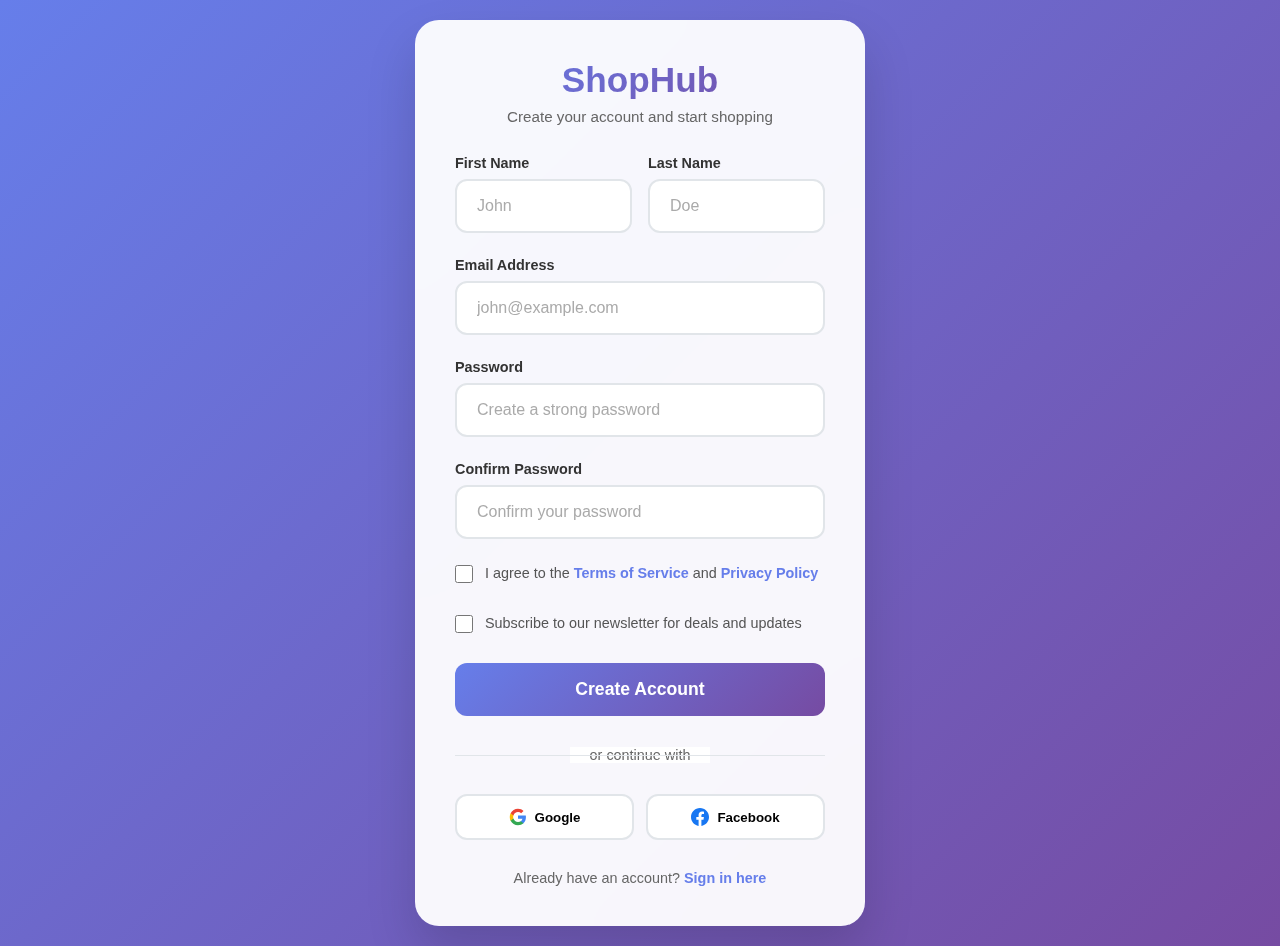
<file: singnup.html>
<!DOCTYPE html>
<html lang="en">
<head>
    <meta charset="UTF-8">
    <meta name="viewport" content="width=device-width, initial-scale=1.0">
    <title>Join Our Shop - Create Account</title>
    <style>
        * {
            margin: 0;
            padding: 0;
            box-sizing: border-box;
        }

        body {
            font-family: 'Inter', -apple-system, BlinkMacSystemFont, sans-serif;
            background: linear-gradient(135deg, #667eea 0%, #764ba2 100%);
            min-height: 100vh;
            display: flex;
            align-items: center;
            justify-content: center;
            padding: 20px;
        }

        .signup-container {
            background: rgba(255, 255, 255, 0.95);
            backdrop-filter: blur(20px);
            border-radius: 24px;
            box-shadow: 0 25px 50px rgba(0, 0, 0, 0.15);
            padding: 40px;
            width: 100%;
            max-width: 450px;
            animation: slideUp 0.6s ease-out;
        }

        @keyframes slideUp {
            from {
                opacity: 0;
                transform: translateY(30px);
            }
            to {
                opacity: 1;
                transform: translateY(0);
            }
        }

        .logo {
            text-align: center;
            margin-bottom: 30px;
        }

        .logo h1 {
            font-size: 2.2rem;
            font-weight: 700;
            background: linear-gradient(135deg, #667eea, #764ba2);
            -webkit-background-clip: text;
            -webkit-text-fill-color: transparent;
            background-clip: text;
            margin-bottom: 8px;
        }

        .logo p {
            color: #666;
            font-size: 0.95rem;
        }

        .form-group {
            margin-bottom: 24px;
            position: relative;
        }

        .form-group label {
            display: block;
            margin-bottom: 8px;
            font-weight: 600;
            color: #333;
            font-size: 0.9rem;
        }

        .form-group input {
            width: 100%;
            padding: 16px 20px;
            border: 2px solid #e1e5e9;
            border-radius: 12px;
            font-size: 1rem;
            transition: all 0.3s ease;
            background: #fff;
        }

        .form-group input:focus {
            outline: none;
            border-color: #667eea;
            box-shadow: 0 0 0 3px rgba(102, 126, 234, 0.1);
            transform: translateY(-2px);
        }

        .form-group input::placeholder {
            color: #aaa;
        }

        .form-row {
            display: flex;
            gap: 16px;
        }

        .form-row .form-group {
            flex: 1;
        }

        .checkbox-group {
            display: flex;
            align-items: flex-start;
            gap: 12px;
            margin-bottom: 30px;
        }

        .checkbox-group input[type="checkbox"] {
            width: 18px;
            height: 18px;
            margin-top: 2px;
            accent-color: #667eea;
        }

        .checkbox-group label {
            font-size: 0.9rem;
            color: #555;
            line-height: 1.4;
        }

        .checkbox-group a {
            color: #667eea;
            text-decoration: none;
            font-weight: 600;
        }

        .checkbox-group a:hover {
            text-decoration: underline;
        }

        .signup-btn {
            width: 100%;
            padding: 16px;
            background: linear-gradient(135deg, #667eea, #764ba2);
            color: white;
            border: none;
            border-radius: 12px;
            font-size: 1.1rem;
            font-weight: 600;
            cursor: pointer;
            transition: all 0.3s ease;
            position: relative;
            overflow: hidden;
        }

        .signup-btn:hover {
            transform: translateY(-2px);
            box-shadow: 0 15px 30px rgba(102, 126, 234, 0.4);
        }

        .signup-btn:active {
            transform: translateY(0);
        }

        .signup-btn::before {
            content: '';
            position: absolute;
            top: 0;
            left: -100%;
            width: 100%;
            height: 100%;
            background: linear-gradient(90deg, transparent, rgba(255, 255, 255, 0.2), transparent);
            transition: left 0.5s;
        }

        .signup-btn:hover::before {
            left: 100%;
        }

        .divider {
            text-align: center;
            margin: 30px 0;
            position: relative;
            color: #666;
        }

        .divider::before {
            content: '';
            position: absolute;
            top: 50%;
            left: 0;
            right: 0;
            height: 1px;
            background: #e1e5e9;
        }

        .divider span {
            background: rgba(255, 255, 255, 0.95);
            padding: 0 20px;
            font-size: 0.9rem;
        }

        .social-login {
            display: flex;
            gap: 12px;
            margin-bottom: 30px;
        }

        .social-btn {
            flex: 1;
            padding: 12px;
            border: 2px solid #e1e5e9;
            border-radius: 12px;
            background: white;
            cursor: pointer;
            transition: all 0.3s ease;
            display: flex;
            align-items: center;
            justify-content: center;
            gap: 8px;
            font-weight: 600;
        }

        .social-btn:hover {
            border-color: #667eea;
            transform: translateY(-2px);
        }

        .login-link {
            text-align: center;
            color: #666;
            font-size: 0.9rem;
        }

        .login-link a {
            color: #667eea;
            text-decoration: none;
            font-weight: 600;
        }

        .login-link a:hover {
            text-decoration: underline;
        }

        @media (max-width: 480px) {
            .signup-container {
                padding: 30px 20px;
            }
            
            .form-row {
                flex-direction: column;
                gap: 0;
            }
            
            .social-login {
                flex-direction: column;
            }
        }
    </style>
</head>
<body>
    <div class="signup-container">
        <div class="logo">
            <h1>ShopHub</h1>
            <p>Create your account and start shopping</p>
        </div>

        <form id="signupForm">
            <div class="form-row">
                <div class="form-group">
                    <label for="firstName">First Name</label>
                    <input type="text" id="firstName" name="firstName" placeholder="John" required>
                </div>
                <div class="form-group">
                    <label for="lastName">Last Name</label>
                    <input type="text" id="lastName" name="lastName" placeholder="Doe" required>
                </div>
            </div>

            <div class="form-group">
                <label for="email">Email Address</label>
                <input type="email" id="email" name="email" placeholder="john@example.com" required>
            </div>

            <div class="form-group">
                <label for="password">Password</label>
                <input type="password" id="password" name="password" placeholder="Create a strong password" required>
            </div>

            <div class="form-group">
                <label for="confirmPassword">Confirm Password</label>
                <input type="password" id="confirmPassword" name="confirmPassword" placeholder="Confirm your password" required>
            </div>

            <div class="checkbox-group">
                <input type="checkbox" id="terms" name="terms" required>
                <label for="terms">
                    I agree to the <a href="#" onclick="return false;">Terms of Service</a> and <a href="#" onclick="return false;">Privacy Policy</a>
                </label>
            </div>

            <div class="checkbox-group">
                <input type="checkbox" id="newsletter" name="newsletter">
                <label for="newsletter">
                    Subscribe to our newsletter for deals and updates
                </label>
            </div>

            <button type="submit" class="signup-btn">Create Account</button>
        </form>

        <div class="divider">
            <span>or continue with</span>
        </div>

        <div class="social-login">
            <button class="social-btn" onclick="socialLogin('google')">
                <svg width="18" height="18" viewBox="0 0 24 24">
                    <path fill="#4285F4" d="M22.56 12.25c0-.78-.07-1.53-.2-2.25H12v4.26h5.92c-.26 1.37-1.04 2.53-2.21 3.31v2.77h3.57c2.08-1.92 3.28-4.74 3.28-8.09z"/>
                    <path fill="#34A853" d="M12 23c2.97 0 5.46-.98 7.28-2.66l-3.57-2.77c-.98.66-2.23 1.06-3.71 1.06-2.86 0-5.29-1.93-6.16-4.53H2.18v2.84C3.99 20.53 7.7 23 12 23z"/>
                    <path fill="#FBBC05" d="M5.84 14.09c-.22-.66-.35-1.36-.35-2.09s.13-1.43.35-2.09V7.07H2.18C1.43 8.55 1 10.22 1 12s.43 3.45 1.18 4.93l2.85-2.22.81-.62z"/>
                    <path fill="#EA4335" d="M12 5.38c1.62 0 3.06.56 4.21 1.64l3.15-3.15C17.45 2.09 14.97 1 12 1 7.7 1 3.99 3.47 2.18 7.07l3.66 2.84c.87-2.6 3.3-4.53 6.16-4.53z"/>
                </svg>
                Google
            </button>
            <button class="social-btn" onclick="socialLogin('facebook')">
                <svg width="18" height="18" viewBox="0 0 24 24" fill="#1877F2">
                    <path d="M24 12.073c0-6.627-5.373-12-12-12s-12 5.373-12 12c0 5.99 4.388 10.954 10.125 11.854v-8.385H7.078v-3.47h3.047V9.43c0-3.007 1.792-4.669 4.533-4.669 1.312 0 2.686.235 2.686.235v2.953H15.83c-1.491 0-1.956.925-1.956 1.874v2.25h3.328l-.532 3.47h-2.796v8.385C19.612 23.027 24 18.062 24 12.073z"/>
                </svg>
                Facebook
            </button>
        </div>

        <div class="login-link">
            Already have an account? <a href="#" onclick="return false;">Sign in here</a>
        </div>
    </div>

    <script>
        // Form validation and submission
        document.getElementById('signupForm').addEventListener('submit', function(e) {
            e.preventDefault();
            
            const formData = new FormData(this);
            const password = formData.get('password');
            const confirmPassword = formData.get('confirmPassword');
            
            // Basic validation
            if (password !== confirmPassword) {
                alert('Passwords do not match!');
                return;
            }
            
            if (password.length < 8) {
                alert('Password must be at least 8 characters long!');
                return;
            }
            
            // Simulate form submission
            const btn = document.querySelector('.signup-btn');
            const originalText = btn.textContent;
            btn.textContent = 'Creating Account...';
            btn.disabled = true;
            
            setTimeout(() => {
                alert('Account created successfully! Welcome to ShopHub!');
                btn.textContent = originalText;
                btn.disabled = false;
                this.reset();
            }, 2000);
        });
        
        // Social login handlers
        function socialLogin(provider) {
            alert(`${provider.charAt(0).toUpperCase() + provider.slice(1)} login would be implemented here`);
        }
        
        // Enhanced input animations
        document.querySelectorAll('input').forEach(input => {
            input.addEventListener('focus', function() {
                this.parentElement.style.transform = 'scale(1.02)';
            });
            
            input.addEventListener('blur', function() {
                this.parentElement.style.transform = 'scale(1)';
            });
        });
    </script>
</body>
</html>
</file>
<file: 2048.css>
body
{
    font-family: Arial, Helvetica, sans-serif;
    text-align: center;
}
hr{
    width: 500px;
}
#board{
    width: 400px;
    height: 400px;

    background-color: #ecbd8f;
    border: 6px solid #e89e59;

    margin: 0 auto;
    display: flex;
    flex-wrap: wrap;

}
.tile{
    width: 90px;
    height: 90px;
    border: 5px solid #e89e59;
    display: flex;
    justify-content: center;
    align-items: center;

    font-size: 40px;
    font-weight: bold;

}
/* colour tiles */
.x2{
    background-color: aqua;
    color: rgb(68, 61, 61);
}
.x4{
    background-color: rgb(106, 95, 149);
    color: rgb(243, 23, 23);

}
.x8{
    background-color: rgb(35, 242, 4);
    color: rgb(83, 73, 97);
}
.x16{
    background-color: rgb(244, 13, 248);
    color: rgb(183, 21, 21);
}
.x32{
    background-color: rgb(14, 77, 236);
    color: rgb(187, 74, 74);
}
.x64{
    background-color: rgb(33, 241, 10);
    color: rgb(86, 7, 7);
}
.x128{
    background-color: rgb(237, 72, 21);
    color: rgb(68, 61, 61);
}
.x256{
    background-color: rgb(227, 155, 12);
    color: rgb(168, 110, 110);
}
.x512{
    background-color: rgb(71, 62, 138);
    color: rgb(242, 229, 229);
}
.x1024{
    background-color: rgb(43, 106, 120);
    color: rgb(51, 13, 89);
}
.x2048{
    background-color: rgb(105, 172, 29);
    color: rgb(61, 28, 51);
}
.x4096{
    background-color: rgb(238, 17, 69);
    color: rgb(26, 178, 33);
}
.x8192{
    background-color: rgb(180, 196, 11);
    color: rgb(178, 29, 113);
}
</file>
